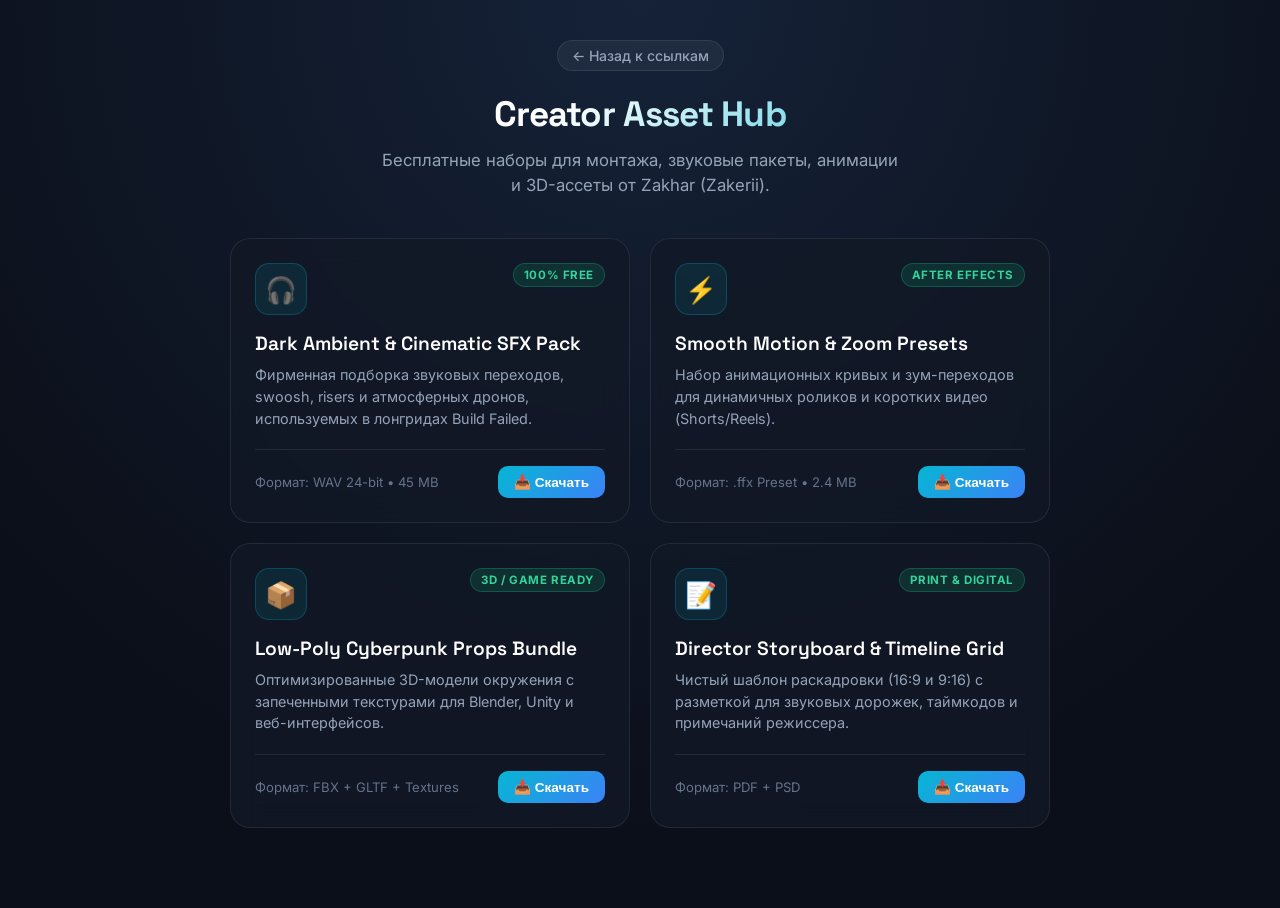
<file: downloads.html>
<!DOCTYPE html>
<html lang="es">
<head>
  <meta charset="UTF-8">
  <meta name="viewport" content="width=device-width, initial-scale=1.0, maximum-scale=1.0, user-scalable=no">
  <title>Zakerii — Creator Freebies & Asset Hub</title>
  <meta name="description" content="Free After Effects presets, SFX audio packs, 3D assets and wallpapers by Zakhar (Zakerii).">
  <link rel="icon" type="image/png" href="Imaganes/LOGO.png">
  <link rel="preconnect" href="https://fonts.googleapis.com">
  <link rel="preconnect" href="https://fonts.gstatic.com" crossorigin>
  <link href="https://fonts.googleapis.com/css2?family=Space+Grotesk:wght@500;600;700&family=Inter:wght@400;500;600;700&display=swap" rel="stylesheet">

  <style>
    :root {
      --bg: #0b0f19;
      --card-bg: rgba(18, 24, 38, 0.8);
      --card-hover: rgba(28, 38, 60, 0.95);
      --border: rgba(255, 255, 255, 0.08);
      --accent: #06b6d4;
      --accent-glow: rgba(6, 182, 212, 0.35);
      --text: #f1f5f9;
      --text-muted: #94a3b8;
    }

    * { box-sizing: border-box; margin: 0; padding: 0; }

    body {
      background: radial-gradient(circle at 50% 0%, #152238 0%, var(--bg) 75%);
      color: var(--text);
      font-family: 'Inter', sans-serif;
      min-height: 100vh;
      padding: 40px 16px 80px;
    }

    .container {
      max-width: 820px;
      margin: 0 auto;
    }

    header {
      text-align: center;
      margin-bottom: 40px;
    }

    .back-btn {
      display: inline-flex;
      align-items: center;
      gap: 6px;
      color: var(--text-muted);
      text-decoration: none;
      font-size: 0.88rem;
      font-weight: 500;
      margin-bottom: 20px;
      padding: 6px 14px;
      border-radius: 999px;
      background: rgba(255, 255, 255, 0.05);
      border: 1px solid var(--border);
      transition: all 0.2s;
    }

    .back-btn:hover {
      color: #fff;
      background: rgba(255, 255, 255, 0.1);
    }

    h1 {
      font-family: 'Space Grotesk', sans-serif;
      font-size: 2.2rem;
      font-weight: 700;
      letter-spacing: -0.02em;
      margin-bottom: 12px;
      background: linear-gradient(135deg, #fff 40%, var(--accent));
      -webkit-background-clip: text;
      -webkit-text-fill-color: transparent;
    }

    .subtitle {
      color: var(--text-muted);
      font-size: 1.05rem;
      max-width: 520px;
      margin: 0 auto;
      line-height: 1.5;
    }

    .assets-grid {
      display: grid;
      grid-template-columns: repeat(auto-fill, minmax(360px, 1fr));
      gap: 20px;
    }

    @media (max-width: 480px) {
      .assets-grid { grid-template-columns: 1fr; }
    }

    .asset-card {
      background: var(--card-bg);
      border: 1px solid var(--border);
      border-radius: 20px;
      padding: 24px;
      backdrop-filter: blur(14px);
      transition: all 0.25s cubic-bezier(0.16, 1, 0.3, 1);
      display: flex;
      flex-direction: column;
      justify-content: space-between;
    }

    .asset-card:hover {
      transform: translateY(-3px);
      background: var(--card-hover);
      border-color: rgba(6, 182, 212, 0.4);
      box-shadow: 0 14px 30px -10px rgba(0, 0, 0, 0.5), 0 0 20px -5px var(--accent-glow);
    }

    .card-top {
      display: flex;
      align-items: flex-start;
      justify-content: space-between;
      margin-bottom: 16px;
    }

    .card-icon {
      width: 52px;
      height: 52px;
      border-radius: 14px;
      background: rgba(6, 182, 212, 0.1);
      border: 1px solid rgba(6, 182, 212, 0.25);
      display: flex;
      align-items: center;
      justify-content: center;
      font-size: 1.6rem;
    }

    .tag {
      font-size: 0.72rem;
      font-weight: 700;
      text-transform: uppercase;
      letter-spacing: 0.05em;
      padding: 4px 10px;
      border-radius: 999px;
      background: rgba(255, 255, 255, 0.08);
      color: #cbd5e1;
    }

    .tag.free {
      background: rgba(16, 185, 129, 0.15);
      color: #34d399;
      border: 1px solid rgba(16, 185, 129, 0.3);
    }

    .card-title {
      font-family: 'Space Grotesk', sans-serif;
      font-size: 1.2rem;
      font-weight: 600;
      margin-bottom: 8px;
      color: #fff;
    }

    .card-desc {
      font-size: 0.9rem;
      color: var(--text-muted);
      line-height: 1.5;
      margin-bottom: 20px;
      flex: 1;
    }

    .card-meta {
      display: flex;
      align-items: center;
      justify-content: space-between;
      padding-top: 16px;
      border-top: 1px solid var(--border);
      font-size: 0.82rem;
      color: #64748b;
    }

    .download-btn {
      background: linear-gradient(135deg, #06b6d4, #3b82f6);
      color: #fff;
      text-decoration: none;
      padding: 8px 16px;
      border-radius: 10px;
      font-weight: 600;
      font-size: 0.85rem;
      display: inline-flex;
      align-items: center;
      gap: 6px;
      transition: all 0.2s;
      cursor: pointer;
      border: none;
    }

    .download-btn:hover {
      transform: translateY(-1px);
      box-shadow: 0 4px 15px rgba(6, 182, 212, 0.4);
    }
  </style>
</head>
<body>

  <div class="container">
    <header>
      <a href="links.html" class="back-btn">← Назад к ссылкам</a>
      <h1>Creator Asset Hub</h1>
      <p class="subtitle">Бесплатные наборы для монтажа, звуковые пакеты, анимации и 3D-ассеты от Zakhar (Zakerii).</p>
    </header>

    <div class="assets-grid">

      <!-- Item 1: SFX Pack -->
      <div class="asset-card">
        <div>
          <div class="card-top">
            <div class="card-icon" style="color: #06b6d4;">🎧</div>
            <span class="tag free">100% Free</span>
          </div>
          <h3 class="card-title">Dark Ambient & Cinematic SFX Pack</h3>
          <p class="card-desc">Фирменная подборка звуковых переходов, swoosh, risers и атмосферных дронов, используемых в лонгридах Build Failed.</p>
        </div>
        <div class="card-meta">
          <span>Формат: WAV 24-bit • 45 MB</span>
          <button class="download-btn" onclick="alert('Скачивание начнется при подключении файла к Cloudflare R2!')">📥 Скачать</button>
        </div>
      </div>

      <!-- Item 2: AE Presets -->
      <div class="asset-card">
        <div>
          <div class="card-top">
            <div class="card-icon" style="color: #a855f7;">⚡</div>
            <span class="tag free">After Effects</span>
          </div>
          <h3 class="card-title">Smooth Motion & Zoom Presets</h3>
          <p class="card-desc">Набор анимационных кривых и зум-переходов для динамичных роликов и коротких видео (Shorts/Reels).</p>
        </div>
        <div class="card-meta">
          <span>Формат: .ffx Preset • 2.4 MB</span>
          <button class="download-btn" onclick="alert('Скачивание начнется при подключении файла к Cloudflare R2!')">📥 Скачать</button>
        </div>
      </div>

      <!-- Item 3: 3D Pack -->
      <div class="asset-card">
        <div>
          <div class="card-top">
            <div class="card-icon" style="color: #10b981;">📦</div>
            <span class="tag free">3D / Game Ready</span>
          </div>
          <h3 class="card-title">Low-Poly Cyberpunk Props Bundle</h3>
          <p class="card-desc">Оптимизированные 3D-модели окружения с запеченными текстурами для Blender, Unity и веб-интерфейсов.</p>
        </div>
        <div class="card-meta">
          <span>Формат: FBX + GLTF + Textures</span>
          <button class="download-btn" onclick="alert('Скачивание начнется при подключении файла к Cloudflare R2!')">📥 Скачать</button>
        </div>
      </div>

      <!-- Item 4: Storyboard Template -->
      <div class="asset-card">
        <div>
          <div class="card-top">
            <div class="card-icon" style="color: #f59e0b;">📝</div>
            <span class="tag free">Print & Digital</span>
          </div>
          <h3 class="card-title">Director Storyboard & Timeline Grid</h3>
          <p class="card-desc">Чистый шаблон раскадровки (16:9 и 9:16) с разметкой для звуковых дорожек, таймкодов и примечаний режиссера.</p>
        </div>
        <div class="card-meta">
          <span>Формат: PDF + PSD</span>
          <button class="download-btn" onclick="alert('Скачивание начнется при подключении файла к Cloudflare R2!')">📥 Скачать</button>
        </div>
      </div>

    </div>
  </div>

</body>
</html>
</file>
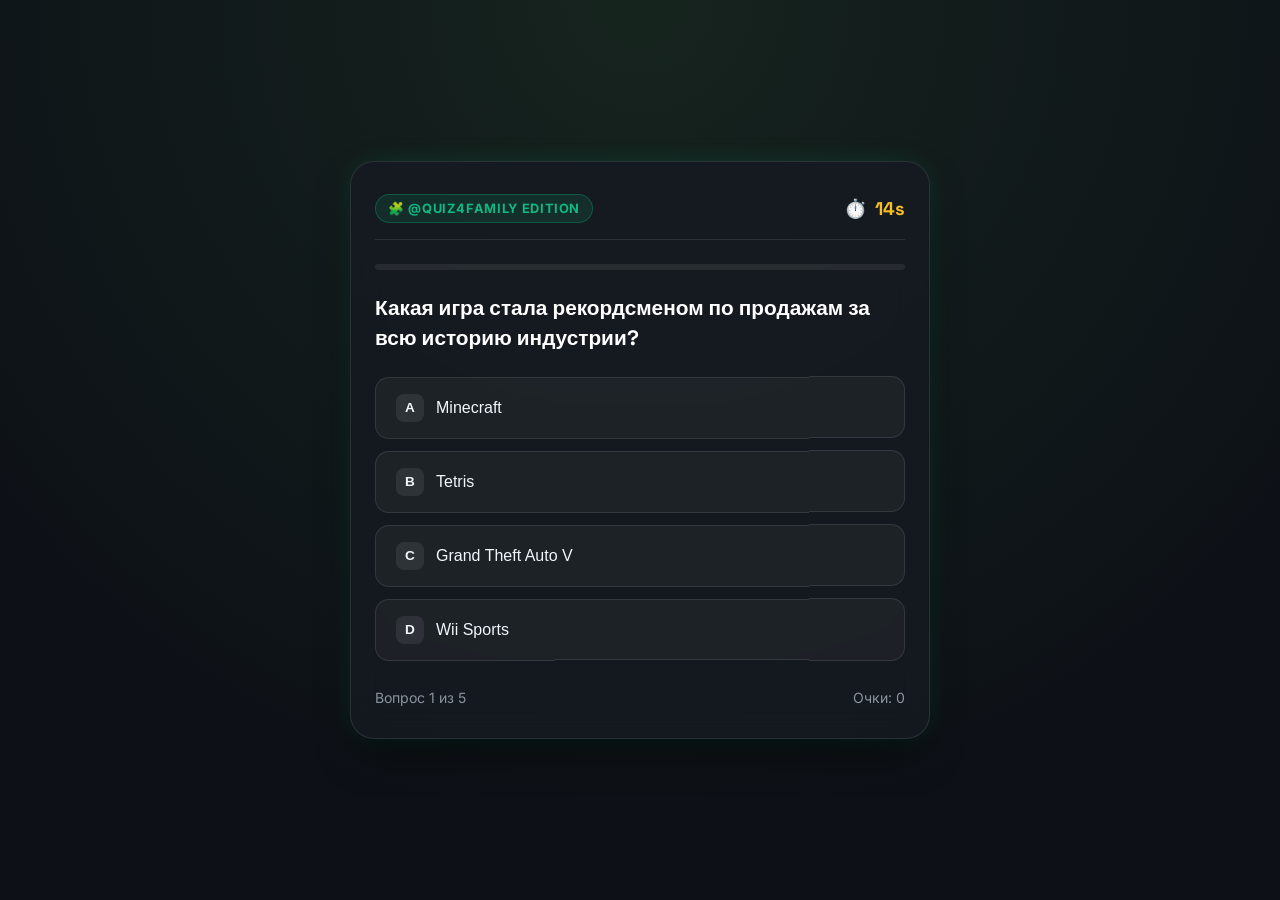
<file: quiz.html>
<!DOCTYPE html>
<html lang="es">
<head>
  <meta charset="UTF-8">
  <meta name="viewport" content="width=device-width, initial-scale=1.0, maximum-scale=1.0, user-scalable=no">
  <title>Quiz 4 Family — Interactive Web Trivia</title>
  <meta name="description" content="Play interactive family trivia & video game quizzes with real-time score and timer!">
  <link rel="icon" type="image/png" href="Imaganes/LOGO.png">
  <link rel="preconnect" href="https://fonts.googleapis.com">
  <link rel="preconnect" href="https://fonts.gstatic.com" crossorigin>
  <link href="https://fonts.googleapis.com/css2?family=Space+Grotesk:wght@500;700&family=Inter:wght@400;600;700&display=swap" rel="stylesheet">

  <style>
    :root {
      --bg: #0d1117;
      --card-bg: rgba(22, 27, 34, 0.85);
      --accent: #10b981;
      --accent-glow: rgba(16, 185, 129, 0.35);
      --border: rgba(255, 255, 255, 0.1);
      --correct: #10b981;
      --wrong: #ef4444;
      --text: #f0f6fc;
      --text-muted: #8b949e;
    }

    * { box-sizing: border-box; margin: 0; padding: 0; }

    body {
      background: radial-gradient(circle at 50% 0%, #16241e 0%, var(--bg) 75%);
      color: var(--text);
      font-family: 'Inter', sans-serif;
      min-height: 100vh;
      display: flex;
      flex-direction: column;
      align-items: center;
      justify-content: center;
      padding: 24px 16px;
    }

    .quiz-container {
      width: 100%;
      max-width: 580px;
      background: var(--card-bg);
      border: 1px solid var(--border);
      border-radius: 24px;
      backdrop-filter: blur(16px);
      padding: 32px 24px;
      box-shadow: 0 20px 40px -10px rgba(0, 0, 0, 0.6), 0 0 30px -10px var(--accent-glow);
      position: relative;
    }

    .quiz-header {
      display: flex;
      align-items: center;
      justify-content: space-between;
      margin-bottom: 24px;
      padding-bottom: 16px;
      border-bottom: 1px solid var(--border);
    }

    .badge {
      display: inline-flex;
      align-items: center;
      gap: 6px;
      font-size: 0.8rem;
      font-weight: 700;
      color: var(--accent);
      background: rgba(16, 185, 129, 0.12);
      border: 1px solid rgba(16, 185, 129, 0.3);
      padding: 6px 12px;
      border-radius: 999px;
      text-transform: uppercase;
      letter-spacing: 0.05em;
    }

    .timer-wrap {
      display: flex;
      align-items: center;
      gap: 8px;
      font-family: 'Space Grotesk', sans-serif;
      font-size: 1.15rem;
      font-weight: 700;
      color: #fbbf24;
    }

    .progress-bar-bg {
      width: 100%;
      height: 6px;
      background: rgba(255, 255, 255, 0.08);
      border-radius: 999px;
      overflow: hidden;
      margin-bottom: 24px;
    }

    .progress-bar {
      height: 100%;
      width: 0%;
      background: linear-gradient(90deg, #10b981, #06b6d4);
      transition: width 0.3s ease;
    }

    .question-title {
      font-family: 'Space Grotesk', sans-serif;
      font-size: 1.3rem;
      font-weight: 700;
      line-height: 1.4;
      margin-bottom: 24px;
      color: #fff;
    }

    .answers-grid {
      display: flex;
      flex-direction: column;
      gap: 12px;
      margin-bottom: 28px;
    }

    .answer-btn {
      width: 100%;
      background: rgba(255, 255, 255, 0.04);
      border: 1px solid rgba(255, 255, 255, 0.1);
      color: var(--text);
      padding: 16px 20px;
      border-radius: 14px;
      font-size: 1rem;
      font-weight: 500;
      text-align: left;
      cursor: pointer;
      display: flex;
      align-items: center;
      gap: 12px;
      transition: all 0.2s ease;
    }

    .answer-btn:hover:not(:disabled) {
      background: rgba(255, 255, 255, 0.08);
      border-color: rgba(255, 255, 255, 0.3);
      transform: translateY(-2px);
    }

    .answer-key {
      width: 28px;
      height: 28px;
      border-radius: 8px;
      background: rgba(255, 255, 255, 0.08);
      display: flex;
      align-items: center;
      justify-content: center;
      font-weight: 700;
      font-size: 0.85rem;
      flex-shrink: 0;
    }

    .answer-btn.correct {
      background: rgba(16, 185, 129, 0.25) !important;
      border-color: #10b981 !important;
      color: #a7f3d0 !important;
    }

    .answer-btn.wrong {
      background: rgba(239, 68, 68, 0.25) !important;
      border-color: #ef4444 !important;
      color: #fecaca !important;
    }

    .quiz-footer {
      display: flex;
      align-items: center;
      justify-content: space-between;
      color: var(--text-muted);
      font-size: 0.88rem;
    }

    /* Result Screen */
    .result-screen {
      display: none;
      text-align: center;
      padding: 16px 0;
    }

    .result-icon {
      font-size: 3.5rem;
      margin-bottom: 12px;
    }

    .result-title {
      font-family: 'Space Grotesk', sans-serif;
      font-size: 1.8rem;
      font-weight: 700;
      margin-bottom: 8px;
      color: #fff;
    }

    .result-score {
      font-size: 2.8rem;
      font-weight: 800;
      color: var(--accent);
      margin-bottom: 16px;
      font-family: 'Space Grotesk', sans-serif;
    }

    .action-btn {
      background: var(--accent);
      color: #0b0d13;
      border: none;
      padding: 14px 28px;
      border-radius: 12px;
      font-size: 1rem;
      font-weight: 700;
      cursor: pointer;
      display: inline-flex;
      align-items: center;
      gap: 8px;
      margin: 8px;
      transition: all 0.2s;
    }

    .action-btn:hover {
      transform: translateY(-2px);
      box-shadow: 0 8px 20px -5px var(--accent-glow);
    }

    .secondary-btn {
      background: rgba(255, 255, 255, 0.08);
      color: #fff;
    }
    .secondary-btn:hover {
      background: rgba(255, 255, 255, 0.16);
    }
  </style>
</head>
<body>

  <div class="quiz-container">
    
    <!-- Gameplay view -->
    <div id="gameView">
      <div class="quiz-header">
        <div class="badge">🧩 @Quiz4Family Edition</div>
        <div class="timer-wrap">
          <span>⏱️</span>
          <span id="timerText">15s</span>
        </div>
      </div>

      <div class="progress-bar-bg">
        <div class="progress-bar" id="progressBar"></div>
      </div>

      <h2 class="question-title" id="questionText">Loading quiz question...</h2>

      <div class="answers-grid" id="answersGrid"></div>

      <div class="quiz-footer">
        <span id="questionCounter">Вопрос 1 из 5</span>
        <span id="scoreText">Очки: 0</span>
      </div>
    </div>

    <!-- Result view -->
    <div id="resultView" class="result-screen">
      <div class="result-icon" id="resultEmoji">🏆</div>
      <h2 class="result-title" id="resultHeading">Отличный результат!</h2>
      <p style="color: #9ca3af; margin-bottom: 20px;">Ты прошел ежедневный квиз Quiz 4 Family</p>

      <div class="result-score" id="finalScore">0 / 5</div>

      <div>
        <button class="action-btn" onclick="restartQuiz()">🔄 Сыграть снова</button>
        <button class="action-btn secondary-btn" onclick="shareResult()">📢 Поделиться</button>
      </div>

      <div style="margin-top: 24px;">
        <a href="https://www.youtube.com/@Quiz4Family" target="_blank" style="color: #10b981; font-weight:600; text-decoration:none; font-size:0.9rem;">
          ▶️ Смотреть новые выпуски на @Quiz4Family →
        </a>
      </div>
    </div>

  </div>

  <script>
    const questions = [
      {
        q: "Какая игра стала рекордсменом по продажам за всю историю индустрии?",
        answers: ["Minecraft", "Tetris", "Grand Theft Auto V", "Wii Sports"],
        correct: 0
      },
      {
        q: "Какой год считается годом выхода легендарного первого фильма 'Шрек'?",
        answers: ["1999", "2001", "2003", "2005"],
        correct: 1
      },
      {
        q: "Сколько граней у стандартного классического кубика Рубика (3x3)?",
        answers: ["4", "6", "8", "12"],
        correct: 1
      },
      {
        q: "Какой персонаж видеоигр изначально носил имя 'Jumpman'?",
        answers: ["Sonic", "Pac-Man", "Mario", "Mega Man"],
        correct: 2
      },
      {
        q: "Какой химический элемент обозначается символом 'Au'?",
        answers: ["Серебро", "Медь", "Алюминий", "Золото"],
        correct: 3
      }
    ];

    let currentIdx = 0;
    let score = 0;
    let timer = 15;
    let interval = null;

    function startTimer() {
      timer = 15;
      document.getElementById('timerText').textContent = timer + 's';
      clearInterval(interval);
      interval = setInterval(() => {
        timer--;
        document.getElementById('timerText').textContent = timer + 's';
        if (timer <= 0) {
          clearInterval(interval);
          selectAnswer(-1); // Timeout
        }
      }, 1000);
    }

    function renderQuestion() {
      const q = questions[currentIdx];
      document.getElementById('questionText').textContent = q.q;
      document.getElementById('questionCounter').textContent = `Вопрос ${currentIdx + 1} из ${questions.length}`;
      document.getElementById('progressBar').style.width = `${((currentIdx) / questions.length) * 100}%`;
      document.getElementById('scoreText').textContent = `Очки: ${score}`;

      const grid = document.getElementById('answersGrid');
      grid.innerHTML = '';

      const letters = ['A', 'B', 'C', 'D'];
      q.answers.forEach((ans, i) => {
        const btn = document.createElement('button');
        btn.className = 'answer-btn';
        btn.innerHTML = `<span class="answer-key">${letters[i]}</span> <span>${ans}</span>`;
        btn.onclick = () => selectAnswer(i);
        grid.appendChild(btn);
      });

      startTimer();
    }

    function selectAnswer(index) {
      clearInterval(interval);
      const q = questions[currentIdx];
      const buttons = document.querySelectorAll('.answer-btn');

      buttons.forEach((btn, i) => {
        btn.disabled = true;
        if (i === q.correct) btn.classList.add('correct');
        if (i === index && index !== q.correct) btn.classList.add('wrong');
      });

      if (index === q.correct) {
        score++;
        document.getElementById('scoreText').textContent = `Очки: ${score}`;
      }

      setTimeout(() => {
        currentIdx++;
        if (currentIdx < questions.length) {
          renderQuestion();
        } else {
          showResults();
        }
      }, 1200);
    }

    function showResults() {
      document.getElementById('gameView').style.display = 'none';
      document.getElementById('resultView').style.display = 'block';
      document.getElementById('finalScore').textContent = `${score} / ${questions.length}`;

      if (score === 5) {
        document.getElementById('resultEmoji').textContent = '👑';
        document.getElementById('resultHeading').textContent = 'Идеальный результат! 100%';
      } else if (score >= 3) {
        document.getElementById('resultEmoji').textContent = '🎉';
        document.getElementById('resultHeading').textContent = 'Отличная эрудиция!';
      } else {
        document.getElementById('resultEmoji').textContent = '💡';
        document.getElementById('resultHeading').textContent = 'Хорошая попытка!';
      }
    }

    function restartQuiz() {
      currentIdx = 0;
      score = 0;
      document.getElementById('resultView').style.display = 'none';
      document.getElementById('gameView').style.display = 'block';
      renderQuestion();
    }

    function shareResult() {
      const text = `Мой результат в викторине @Quiz4Family: ${score}/${questions.length}! Сможешь побить мой рекорд? 👉 https://zakerii.com/quiz`;
      if (navigator.share) {
        navigator.share({ title: 'Quiz 4 Family', text: text, url: 'https://zakerii.com/quiz' });
      } else {
        navigator.clipboard.writeText(text);
        alert('Результат скопирован! Отправь его друзьям или в комментарии на YouTube!');
      }
    }

    renderQuestion();
  </script>
</body>
</html>
</file>
